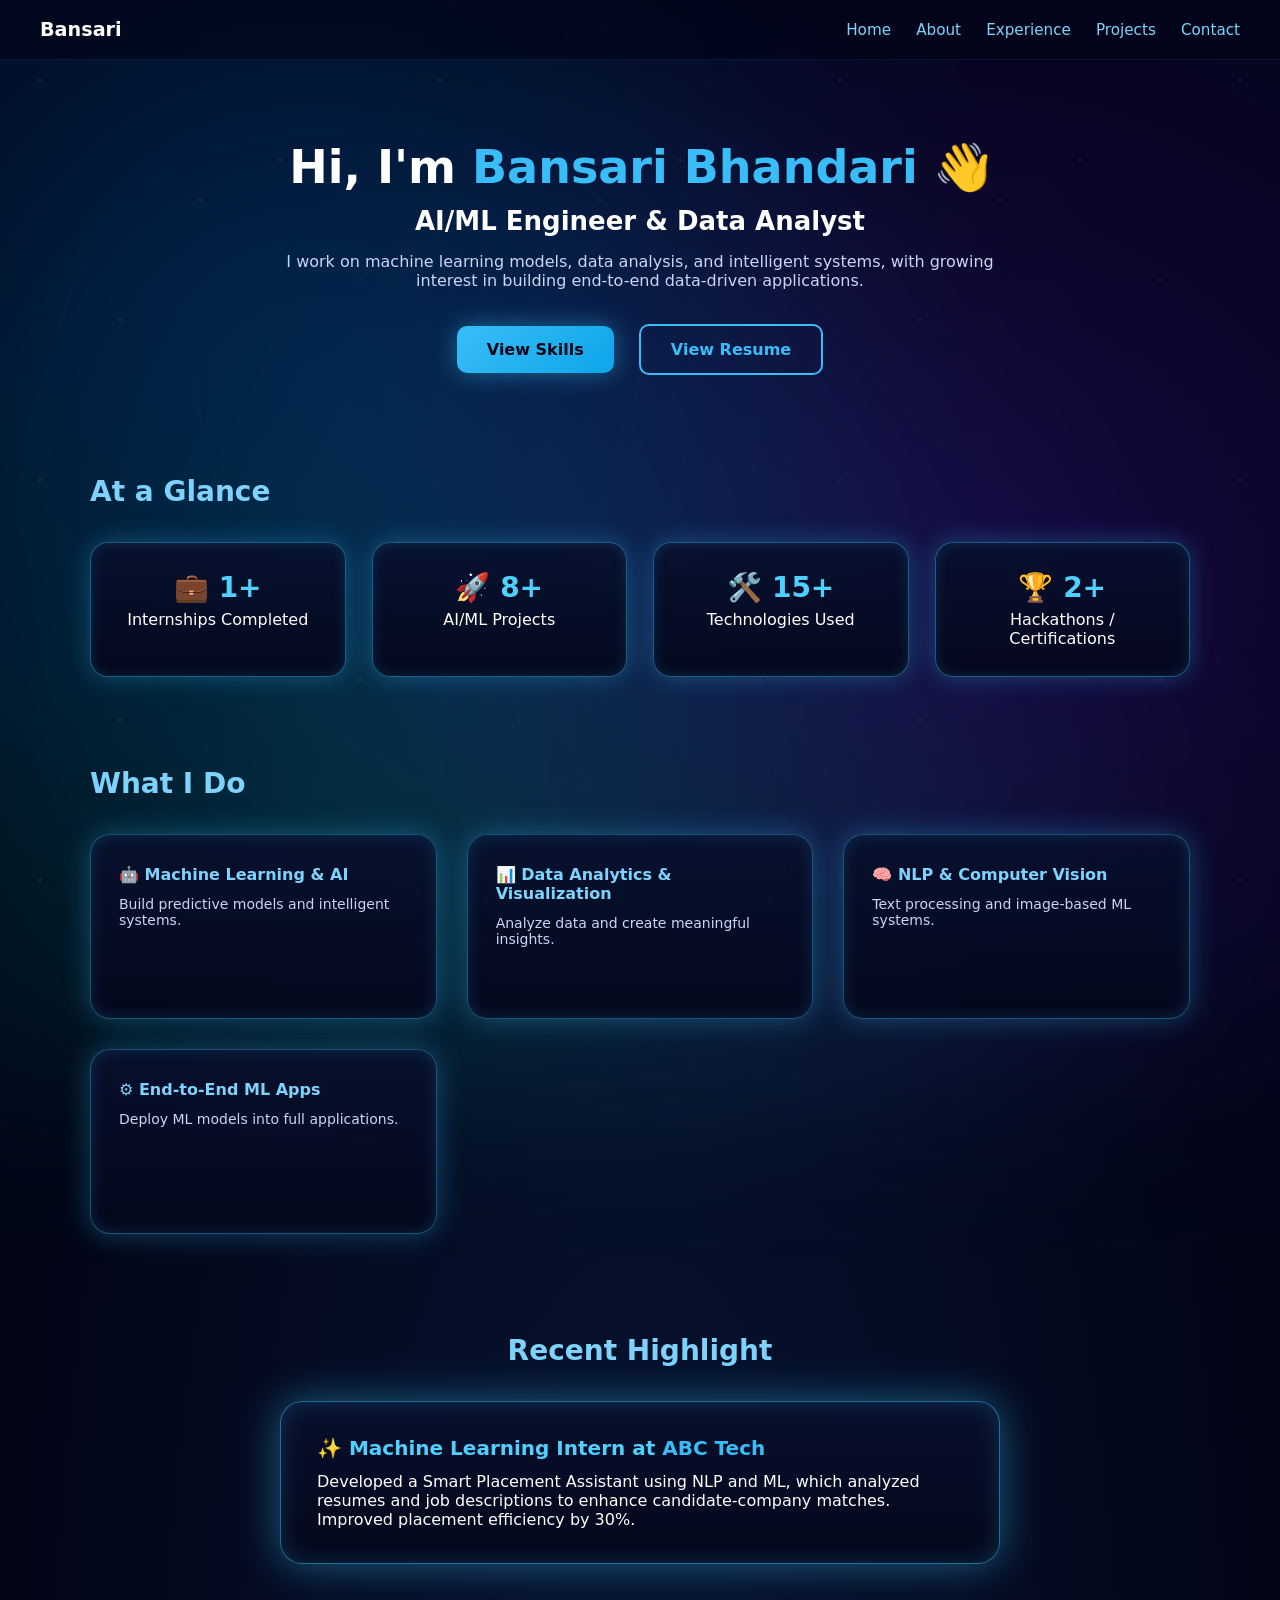
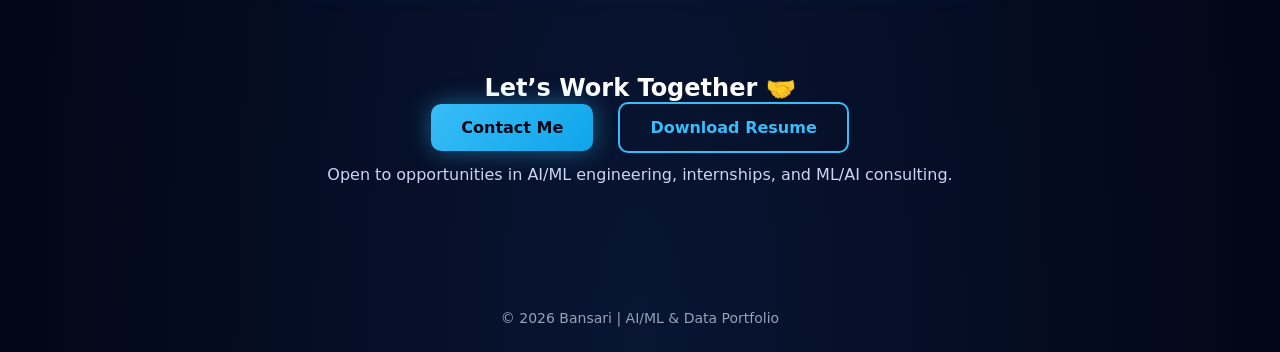
<file: index.html>
<!DOCTYPE html>
<html lang="en">
<head>
  <meta charset="UTF-8">
  <title>Bansari | AI/ML Engineer & Data Analyst</title>
  <meta name="viewport" content="width=device-width, initial-scale=1.0">

  <style>
    * {
      margin: 0;
      padding: 0;
      box-sizing: border-box;
      font-family: "Segoe UI", system-ui;
    }

    body {
      min-height: 100vh;
      color: #fff;
      background: radial-gradient(ellipse at bottom, #081533 0%, #020617 70%);
      overflow-x: hidden;
      position: relative;
    }

    body::before {
      content: "";
      position: fixed;
      inset: 0;
      background:
        radial-gradient(1px 1px at 10% 20%, #fff, transparent),
        radial-gradient(1px 1px at 30% 80%, #fff, transparent),
        radial-gradient(1px 1px at 70% 40%, #fff, transparent),
        radial-gradient(1px 1px at 90% 70%, #fff, transparent),
        radial-gradient(1px 1px at 50% 50%, #fff, transparent);
      background-size: 400px 400px;
      animation: starsMove 120s linear infinite;
      opacity: .55;
      z-index: -3;
    }

    @keyframes starsMove {
      from { background-position: 0 0; }
      to { background-position: -2000px 1000px; }
    }

    .nebula {
      position: fixed;
      inset: -20%;
      background:
        radial-gradient(circle at 30% 40%, rgba(0,120,255,0.22), transparent 45%),
        radial-gradient(circle at 70% 60%, rgba(120,0,255,0.18), transparent 50%),
        radial-gradient(circle at 40% 80%, rgba(0,255,200,0.15), transparent 55%);
      filter: blur(90px);
      z-index: -2;
      animation: nebulaFloat 22s ease-in-out infinite alternate;
    }

    @keyframes nebulaFloat {
      from { transform: translateY(0); }
      to { transform: translateY(-60px); }
    }

    .container {
      width: min(1100px, 92%);
      margin: auto;
    }

    /* ===== NAVBAR STYLING ===== */
    nav {
      position: fixed;
      top: 0;
      width: 100%;
      padding: 18px 40px;
      display: flex;
      justify-content: space-between;
      align-items: center;
      backdrop-filter: blur(14px);
      background: rgba(2,6,23,0.65);
      z-index: 1000;
      border-bottom: 1px solid rgba(56, 189, 248, 0.1);
    }

    .nav-brand {
      font-weight: 700;
      font-size: 1.2rem;
      color: #fff;
      text-decoration: none;
    }

    .nav-links a {
      color: #7dd3fc;
      margin-left: 20px;
      text-decoration: none;
      transition: color 0.3s;
      font-size: 0.95rem;
    }

    .nav-links a:hover {
      color: #38bdf8;
    }

    /* ===== HERO ===== */
    .hero {
      padding: 140px 0 100px;
      text-align: center;
    }

    .hero h1 {
      font-size: 46px;
      margin-bottom: 12px;
    }

    .hero h1 span {
      color: #38bdf8;
    }

    .hero h2 {
      font-size: 26px;
      margin-bottom: 16px;
      font-weight: 600;
    }

    .hero p {
      max-width: 760px;
      margin: 0 auto 34px;
      color: #cbd5f5;
      font-size: 16px;
    }

    .hero-buttons a {
      display: inline-block;
      margin: 0 10px;
      padding: 14px 30px;
      border-radius: 10px;
      text-decoration: none;
      font-weight: 600;
      transition: .35s;
    }

    .btn-primary {
      background: linear-gradient(135deg, #38bdf8, #0ea5e9);
      color: #020617;
      box-shadow: 0 0 25px rgba(56,189,248,.45);
    }

    .btn-outline {
      border: 2px solid #38bdf8;
      color: #38bdf8;
    }

    .hero-buttons a:hover {
      transform: translateY(-4px);
    }

    /* ===== SECTION TITLES ===== */
    .section-title {
      font-size: 28px;
      margin-bottom: 34px;
      color: #7dd3fc;
    }
    .highlight-title {
      text-align: center;
    }

    /* ===== AT A GLANCE ===== */
    .glance-grid {
      display: grid;
      grid-template-columns: repeat(auto-fit, minmax(240px, 1fr));
      gap: 26px;
      margin-bottom: 90px;
    }

    .glance-card {
      background: linear-gradient(180deg, rgba(8,16,45,.9), rgba(4,8,28,.95));
      border-radius: 18px;
      padding: 28px 22px;
      min-height: 135px;
      text-align: center;
      backdrop-filter: blur(14px);
      border: 1px solid rgba(56,189,248,.45);
      box-shadow: 0 0 24px rgba(56,189,248,.3), inset 0 0 14px rgba(56,189,248,.15);
      transition: .35s;
    }

    .glance-card:hover {
      transform: translateY(-6px);
      box-shadow: 0 0 34px rgba(56,189,248,.5), inset 0 0 18px rgba(56,189,248,.22);
    }

    .glance-card h3 {
      font-size: 28px;
      color: #4fd1ff;
      margin-bottom: 6px;
    }

    /* ===== WHAT I DO ===== */
    .do-grid {
      display: grid;
      grid-template-columns: repeat(auto-fit, minmax(260px, 1fr));
      gap: 30px;
      margin-bottom: 100px;
    }

    .do-card {
      background: linear-gradient(180deg, rgba(8,16,45,.92), rgba(4,8,28,.97));
      border-radius: 20px;
      padding: 30px 28px;
      min-height: 185px;
      backdrop-filter: blur(16px);
      border: 1px solid rgba(56,189,248,.4);
      box-shadow: 0 0 28px rgba(56,189,248,.32), inset 0 0 16px rgba(56,189,248,.16);
      transition: .35s;
    }

    .do-card:hover {
      transform: translateY(-8px);
      box-shadow: 0 0 40px rgba(56,189,248,.55), inset 0 0 22px rgba(56,189,248,.24);
    }

    .do-card h4 {
      color: #7dd3fc;
      margin-bottom: 12px;
    }

    .do-card p {
      color: #cbd5f5;
      font-size: 14px;
    }

    /* ===== RECENT HIGHLIGHT ===== */
    .highlight-card {
      background: linear-gradient(180deg, rgba(8,16,45,.95), rgba(4,8,28,1));
      border-radius: 22px;
      padding: 34px 36px;
      max-width: 720px;
      margin: 0 auto 110px;
      backdrop-filter: blur(18px);
      border: 1px solid rgba(56,189,248,.55);
      box-shadow: 0 0 42px rgba(56,189,248,.45), inset 0 0 22px rgba(56,189,248,.2);
    }

    .highlight-card h4 {
      color: #4fd1ff;
      margin-bottom: 12px;
      font-size: 20px;
    }

    /* ===== CTA ===== */
    .cta {
      text-align: center;
      margin-bottom: 100px;
    }

    footer {
      text-align: center;
      padding: 26px;
      color: #94a3b8;
      font-size: 14px;
    }
  </style>
</head>

<body>

  <nav>
    <a href="index.html" class="nav-brand">Bansari</a>
    <div class="nav-links">
      <a href="index.html">Home</a>
      <a href="about.html">About</a>
      <a href="experience.html">Experience</a>
      <a href="projects.html">Projects</a>
      <a href="contact.html">Contact</a>
    </div>
  </nav>

  <div class="nebula"></div>

  <section class="hero">
    <div class="container">
      <h1>Hi, I'm <span>Bansari Bhandari</span> 👋</h1>
      <h2>AI/ML Engineer & Data Analyst</h2>
      <p>
        I work on machine learning models, data analysis, and intelligent systems,
        with growing interest in building end-to-end data-driven applications.
      </p>

      <div class="hero-buttons">
        <a href="skills.html" class="btn-primary">View Skills</a>
        <a href="assets/resume.pdf" class="btn btn-outline" target="_blank">
    View Resume
</a>

      </div>
    </div>
  </section>

  <section class="container">
    <h2 class="section-title">At a Glance</h2>
    <div class="glance-grid">
      <div class="glance-card"><h3>💼 1+</h3><p>Internships Completed</p></div>
      <div class="glance-card"><h3>🚀 8+</h3><p>AI/ML Projects</p></div>
      <div class="glance-card"><h3>🛠️ 15+</h3><p>Technologies Used</p></div>
      <div class="glance-card"><h3>🏆 2+</h3><p>Hackathons / Certifications</p></div>
    </div>
  </section>

  <section class="container">
    <h2 class="section-title">What I Do</h2>
    <div class="do-grid">
      <div class="do-card"><h4>🤖 Machine Learning & AI</h4><p>Build predictive models and intelligent systems.</p></div>
      <div class="do-card"><h4>📊 Data Analytics & Visualization</h4><p>Analyze data and create meaningful insights.</p></div>
      <div class="do-card"><h4>🧠 NLP & Computer Vision</h4><p>Text processing and image-based ML systems.</p></div>
      <div class="do-card"><h4>⚙️ End-to-End ML Apps</h4><p>Deploy ML models into full applications.</p></div>
    </div>
  </section>

  <section class="container">
    <h2 class="section-title highlight-title">Recent Highlight</h2>
    <div class="highlight-card">
      <h4>✨ Machine Learning Intern at <span style="color:#38bdf8">ABC Tech</span></h4>
      <p>
        Developed a Smart Placement Assistant using NLP and ML, which analyzed resumes
        and job descriptions to enhance candidate-company matches. Improved placement
        efficiency by 30%.
      </p>
    </div>
  </section>

  <section class="cta container" id="cta">
    <h2>Let’s Work Together 🤝</h2>
    <div class="hero-buttons">
      <a href="contact.html" class="btn-primary">Contact Me</a>
      <a href="resume.pdf" class="btn-outline">Download Resume</a>
    </div>
    <p style="margin-top:12px; color:#cbd5f5;">
      Open to opportunities in AI/ML engineering, internships, and ML/AI consulting.
    </p>
  </section>

  <footer>
    © 2026 Bansari | AI/ML & Data Portfolio
  </footer>

</body>
</html>
</file>
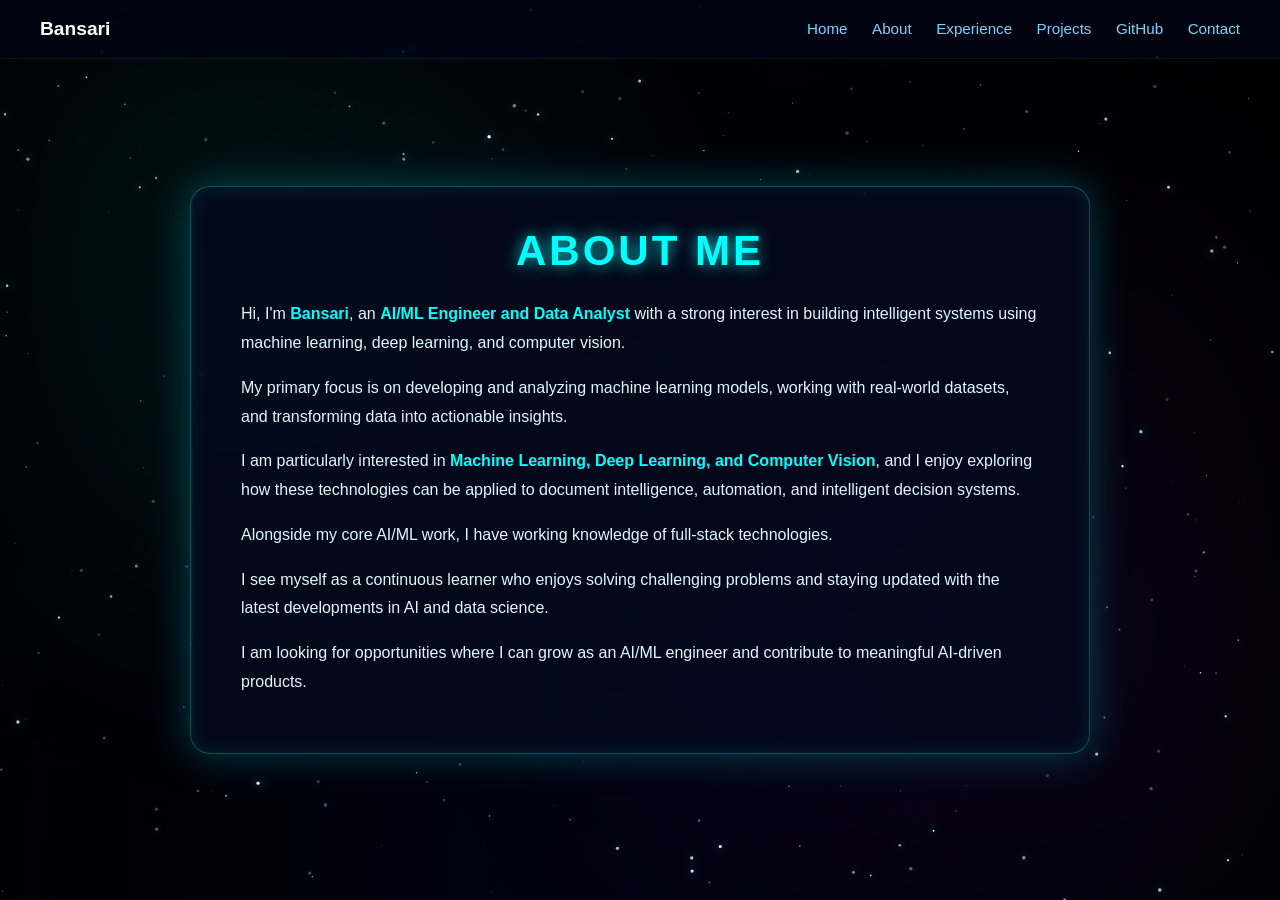
<file: about.html>
<!DOCTYPE html>
<html lang="en">
<head>
  <meta charset="UTF-8" />
  <title>About Me | Bansari</title>
  <meta name="viewport" content="width=device-width, initial-scale=1.0" />
  <style>
    * {
      margin: 0;
      padding: 0;
      box-sizing: border-box;
      font-family: "Segoe UI", sans-serif;
    }

    body {
      min-height: 100vh;
      background: radial-gradient(ellipse at bottom, #020111 0%, #000000 100%);
      color: #fff;
      overflow-x: hidden; /* Changed to allow vertical scroll if card is tall */
    }

    /* ================= GALAXY CANVAS ================= */
    #galaxy {
      position: fixed;
      inset: 0;
      width: 100vw;
      height: 100vh;
      z-index: -2;
      pointer-events: none;
    }

    /* ================= NEBULA GLOW ================= */
    .nebula {
      position: fixed;
      inset: 0;
      background:
        radial-gradient(circle at 20% 30%, rgba(0,255,255,0.08), transparent 40%),
        radial-gradient(circle at 80% 70%, rgba(138,43,226,0.08), transparent 45%);
      filter: blur(80px);
      z-index: -1;
      pointer-events: none;
    }

    /* ===== NAVBAR STYLING ===== */
    nav {
      position: fixed;
      top: 0;
      width: 100%;
      padding: 18px 40px;
      display: flex;
      justify-content: space-between;
      align-items: center;
      backdrop-filter: blur(14px);
      background: rgba(2,6,23,0.65);
      z-index: 1000;
      border-bottom: 1px solid rgba(56, 189, 248, 0.1);
    }

    .nav-brand {
      font-weight: 700;
      font-size: 1.2rem;
      color: #fff;
      text-decoration: none;
    }

    .nav-links a {
      color: #7dd3fc;
      margin-left: 20px;
      text-decoration: none;
      transition: color 0.3s;
      font-size: 0.95rem;
    }

    .nav-links a:hover {
      color: #38bdf8;
    }

    /* ================= ABOUT CARD ================= */
    .about-container {
      min-height: 100vh;
      display: flex;
      align-items: center;
      justify-content: center;
      padding: 100px 40px 60px; /* Top padding for nav space */
    }

    .about-card {
      max-width: 900px;
      background: rgba(5, 10, 30, 0.75);
      border-radius: 20px;
      padding: 40px 50px;
      box-shadow:
        0 0 40px rgba(0,255,255,0.25),
        inset 0 0 20px rgba(0,255,255,0.1);
      border: 1px solid rgba(0,255,255,0.3);
      backdrop-filter: blur(12px);
    }

    .about-card h1 {
      text-align: center;
      font-size: 42px;
      letter-spacing: 3px;
      margin-bottom: 25px;
      color: #00ffff;
      text-shadow: 0 0 15px rgba(0,255,255,0.8);
    }

    .about-card p {
      font-size: 16px;
      line-height: 1.8;
      margin-bottom: 16px;
      color: #e0f7ff;
    }

    .highlight {
      color: #00ffff;
      font-weight: 600;
    }
  </style>
</head>

<body>

  <nav>
    <a href="index.html" class="nav-brand">Bansari</a>
    <div class="nav-links">
      <a href="index.html">Home</a>
      <a href="about.html">About</a>
      <a href="experience.html">Experience</a>
      <a href="projects.html">Projects</a>
      <a href="https://github.com/bansari0105" target="_blank">GitHub</a>
      <a href="contact.html">Contact</a>
    </div>
  </nav>

  <canvas id="galaxy"></canvas>
  <div class="nebula"></div>

  <div class="about-container">
    <div class="about-card">
      <h1>ABOUT ME</h1>

      <p>
        Hi, I'm <span class="highlight">Bansari</span>, an
        <span class="highlight">AI/ML Engineer and Data Analyst</span>
        with a strong interest in building intelligent systems using
        machine learning, deep learning, and computer vision.
      </p>

      <p>
        My primary focus is on developing and analyzing machine learning models,
        working with real-world datasets, and transforming data into actionable insights.
      </p>

      <p>
        I am particularly interested in
        <span class="highlight">Machine Learning, Deep Learning, and Computer Vision</span>,
        and I enjoy exploring how these technologies can be applied to document intelligence,
        automation, and intelligent decision systems.
      </p>

      <p>
        Alongside my core AI/ML work, I have working knowledge of full-stack technologies.
      </p>

      <p>
        I see myself as a continuous learner who enjoys solving challenging problems and
        staying updated with the latest developments in AI and data science.
      </p>

      <p>
        I am looking for opportunities where I can grow as an AI/ML engineer and contribute
        to meaningful AI-driven products.
      </p>
    </div>
  </div>

  <script>
    const canvas = document.getElementById("galaxy");
    const ctx = canvas.getContext("2d");

    let w, h;
    function resize() {
      w = canvas.width = window.innerWidth;
      h = canvas.height = window.innerHeight;
    }
    window.addEventListener("resize", resize);
    resize();

    const stars = [];
    const STAR_COUNT = 300;

    for (let i = 0; i < STAR_COUNT; i++) {
      stars.push({
        x: Math.random() * w,
        y: Math.random() * h,
        r: Math.random() * 1.5 + 0.3,
        s: Math.random() * 0.3 + 0.05,
        o: Math.random()
      });
    }

    function drawStars() {
      ctx.clearRect(0, 0, w, h);

      for (let s of stars) {
        s.y += s.s;
        if (s.y > h) s.y = 0;

        s.o += (Math.random() - 0.5) * 0.05;
        s.o = Math.max(0.2, Math.min(1, s.o));

        ctx.beginPath();
        ctx.fillStyle = `rgba(255,255,255,${s.o})`;
        ctx.shadowBlur = 10;
        ctx.shadowColor = "cyan";
        ctx.arc(s.x, s.y, s.r, 0, Math.PI * 2);
        ctx.fill();
      }
    }

    function shootingStar() {
      if (Math.random() < 0.005) {
        const x = Math.random() * w;
        const y = 0;
        const len = Math.random() * 300 + 200;
        const speed = Math.random() * 15 + 10;

        let sx = x;
        let sy = y;

        const interval = setInterval(() => {
          ctx.beginPath();
          ctx.strokeStyle = "rgba(0,255,255,0.8)";
          ctx.lineWidth = 2;
          ctx.moveTo(sx, sy);
          ctx.lineTo(sx + len, sy + len);
          ctx.stroke();

          sx += speed;
          sy += speed;

          if (sx > w || sy > h) clearInterval(interval);
        }, 16);
      }
    }

    function animate() {
      drawStars();
      shootingStar();
      requestAnimationFrame(animate);
    }

    animate();
  </script>
</body>
</html>
</file>
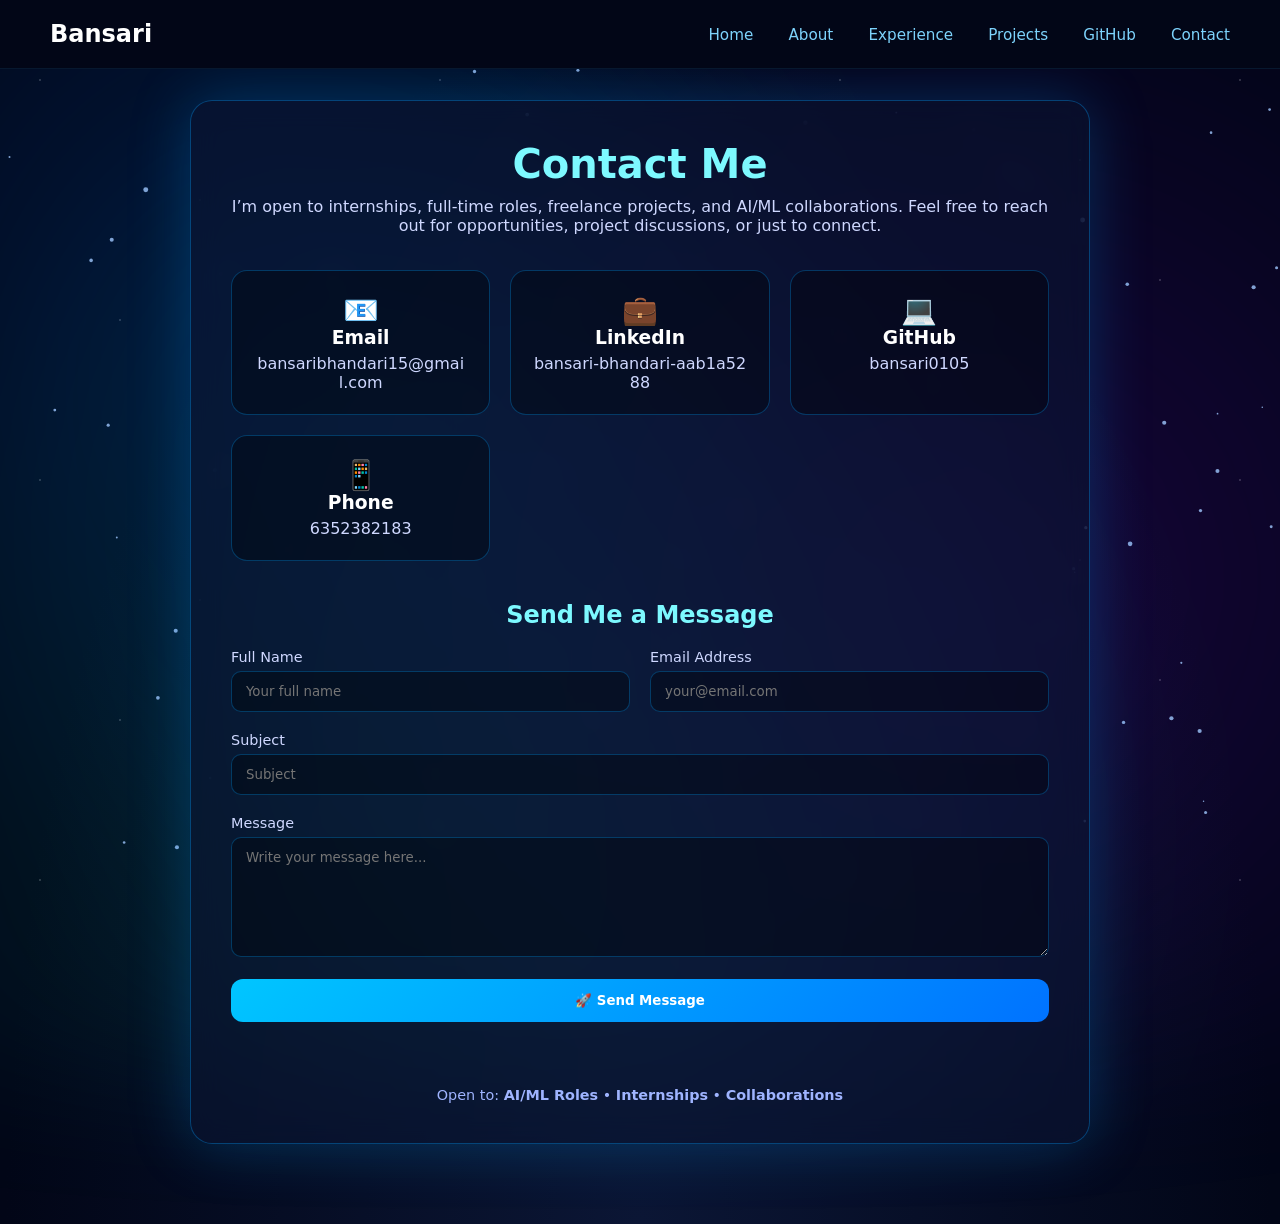
<file: contact.html>
<!DOCTYPE html>
<html lang="en">
<head>
  <meta charset="UTF-8" />
  <title>Contact | Bansari</title>
  <meta name="viewport" content="width=device-width, initial-scale=1.0" />

  <style>
    * { margin:0; padding:0; box-sizing:border-box; font-family:"Segoe UI",system-ui; }

    body {
      min-height: 100vh;
      color: #fff;
      background: radial-gradient(ellipse at bottom, #0b1635 0%, #020617 70%);
      overflow-x: hidden;
      position: relative;
    }

    body::before {
      content:"";
      position:fixed; inset:0;
      background:
        radial-gradient(1px 1px at 10% 20%, #fff, transparent),
        radial-gradient(1px 1px at 30% 80%, #fff, transparent),
        radial-gradient(1px 1px at 70% 40%, #fff, transparent),
        radial-gradient(1px 1px at 90% 70%, #fff, transparent),
        radial-gradient(1px 1px at 50% 50%, #fff, transparent);
      background-size:400px 400px;
      animation:starsMove 120s linear infinite;
      opacity:.6; z-index:-3;
    }

    @keyframes starsMove {
      from {background-position:0 0;}
      to {background-position:-2000px 1000px;}
    }

    nav {
      background-color: #020617;
      padding: 20px 50px;
      display: flex;
      justify-content: space-between;
      align-items: center;
      border-bottom: 1px solid rgba(56, 189, 248, 0.1);
      position: fixed;
      top: 0;
      width: 100%;
      z-index: 1000;
    }

    .nav-brand {
      font-size: 24px;
      font-weight: 700;
      color: #fff;
      text-decoration: none;
    }

    .nav-links a {
      color: #7dd3fc;
      margin-left: 30px;
      text-decoration: none;
      font-size: 0.95rem;
      transition: color 0.3s;
    }

    .nav-links a:hover {
      color: #38bdf8;
    }

    .nebula {
      position:fixed; inset:-20%;
      background:
        radial-gradient(circle at 30% 40%, rgba(0,120,255,0.18), transparent 40%),
        radial-gradient(circle at 70% 60%, rgba(140,0,255,0.15), transparent 45%),
        radial-gradient(circle at 40% 80%, rgba(0,255,200,0.12), transparent 50%);
      filter: blur(70px);
      z-index:-2;
      animation: nebulaFloat 22s ease-in-out infinite alternate;
    }

    @keyframes nebulaFloat {
      from {transform:translateY(0);}
      to {transform:translateY(-60px);}
    }

    canvas { position:fixed; inset:0; z-index:-1; }

    .contact-container {
      min-height: 100vh;
      display:flex;
      align-items:center;
      justify-content:center;
      padding:100px 20px 80px;
    }

    .contact-card {
      width:100%;
      max-width:900px;
      background:rgba(10,20,50,.6);
      backdrop-filter:blur(15px);
      border-radius:22px;
      border:1px solid rgba(0,160,255,.35);
      box-shadow:0 0 60px rgba(0,160,255,.25);
      padding:40px;
    }

    .contact-card h1 {
      text-align:center;
      font-size:2.5rem;
      color:#7df9ff;
      margin-bottom:10px;
    }

    .subtitle {
      text-align:center;
      color:#cfd8ff;
      margin-bottom:35px;
    }

    .contact-info {
      display:grid;
      grid-template-columns:repeat(auto-fit,minmax(220px,1fr));
      gap:20px;
      margin-bottom:40px;
    }

    .info-box {
      background:rgba(0,0,0,.35);
      border:1px solid rgba(0,160,255,.3);
      border-radius:16px;
      padding:22px;
      text-align:center;
      transition:.3s;
    }

    .info-box:hover {
      transform:translateY(-6px);
      box-shadow:0 0 30px rgba(0,160,255,.4);
    }

    .info-box i {
      font-size:1.8rem;
      color:#7df9ff;
      margin-bottom:10px;
      font-style: normal;
    }

    .info-box h3 { margin-bottom:6px; }
    .info-box a { color:#cfd8ff; text-decoration:none; word-break:break-all; }
    .info-box a:hover { color:#7df9ff; }

    .contact-form h2 {
      text-align:center;
      color:#7df9ff;
      margin-bottom:20px;
    }

    .form-grid {
      display:grid;
      grid-template-columns:1fr 1fr;
      gap:20px;
    }

    .form-group { display:flex; flex-direction:column; }
    .form-group.full { grid-column:1/-1; }

    .form-group label { color:#cfd8ff; margin-bottom:6px; font-size:.9rem; }

    .form-group input,
    .form-group textarea {
      padding:12px 14px;
      border-radius:10px;
      border:1px solid rgba(0,160,255,.3);
      background:rgba(0,0,0,.35);
      color:#fff;
      outline:none;
    }

    textarea { min-height:120px; resize:vertical; }

    .send-btn {
      margin-top:22px;
      width:100%;
      padding:14px;
      border:none;
      border-radius:12px;
      background:linear-gradient(135deg,#00c6ff,#0072ff);
      color:#fff;
      font-weight:600;
      cursor:pointer;
      transition: transform 0.2s ease;
    }

    .send-btn:hover {
      transform: scale(1.02);
    }

    /* Status Message Styling */
    #form-status {
      text-align: center;
      margin-top: 15px;
      font-weight: 600;
      min-height: 20px;
    }

    .availability {
      text-align:center;
      margin-top:30px;
      color:#9fb4ff;
      font-size:.9rem;
    }

    @media(max-width:600px){
      .form-grid { grid-template-columns:1fr; }
      nav { padding: 20px; flex-direction: column; gap: 15px; }
      .nav-links a { margin: 0 10px; }
    }
  </style>
</head>

<body>

  <nav>
    <a href="index.html" class="nav-brand">Bansari</a>
    <div class="nav-links">
      <a href="index.html">Home</a>
      <a href="about.html">About</a>
      <a href="experience.html">Experience</a>
      <a href="projects.html">Projects</a>
      <a href="https://github.com/bansari0105" target="_blank">GitHub</a>
      <a href="contact.html">Contact</a>
    </div>
  </nav>

<div class="nebula"></div>
<canvas id="particles"></canvas>

<div class="contact-container">
  <div class="contact-card">

    <h1>Contact Me</h1>
    <p class="subtitle">
      I’m open to internships, full-time roles, freelance projects, and AI/ML collaborations.  
      Feel free to reach out for opportunities, project discussions, or just to connect.
    </p>

    <div class="contact-info">
      <div class="info-box">
        <i>📧</i>
        <h3>Email</h3>
        <a href="mailto:bansaribhandari15@gmail.com">bansaribhandari15@gmail.com</a>
      </div>

      <div class="info-box">
        <i>💼</i>
        <h3>LinkedIn</h3>
        <a href="https://www.linkedin.com/in/bansari-bhandari-aab1a5288/" target="_blank">bansari-bhandari-aab1a5288</a>
      </div>

      <div class="info-box">
        <i>💻</i>
        <h3>GitHub</h3>
        <a href="https://github.com/bansari0105" target="_blank">bansari0105</a>
      </div>

      <div class="info-box">
        <i>📱</i>
        <h3>Phone</h3>
        <a href="tel:6352382183">6352382183</a>
      </div>
    </div>

    <div class="contact-form">
      <h2>Send Me a Message</h2>

      <form action="https://formspree.io/f/xkorwqjr" method="POST" id="contactForm">
        <div class="form-grid">
          <div class="form-group">
            <label>Full Name</label>
            <input type="text" name="name" placeholder="Your full name" required>
          </div>

          <div class="form-group">
            <label>Email Address</label>
            <input type="email" name="email" placeholder="your@email.com" required>
          </div>

          <div class="form-group full">
            <label>Subject</label>
            <input type="text" name="subject" placeholder="Subject" required>
          </div>

          <div class="form-group full">
            <label>Message</label>
            <textarea name="message" placeholder="Write your message here..." required></textarea>
          </div>
        </div>

        <button type="submit" class="send-btn" id="sendBtn">
          <span id="btnText">🚀 Send Message</span>
        </button>
        <p id="form-status"></p>
      </form>
    </div>

    <div class="availability">
      Open to: <strong>AI/ML Roles</strong> • <strong>Internships</strong> • <strong>Collaborations</strong>
    </div>

  </div>
</div>

<script>
/* ================= FORM SUBMISSION LOGIC (AJAX) ================= */
var form = document.getElementById("contactForm");
async function handleSubmit(event) {
  event.preventDefault(); // Prevents page reload/redirect
  var status = document.getElementById("form-status");
  var btn = document.getElementById("sendBtn");
  var data = new FormData(event.target);
  
  btn.disabled = true;
  status.innerHTML = "⏳ Sending...";
  status.style.color = "#7dd3fc";

  fetch(event.target.action, {
    method: form.method,
    body: data,
    headers: {
        'Accept': 'application/json' // Ensures JSON response
    }
  }).then(response => {
    if (response.ok) {
      status.innerHTML = "✅ Message sent successfully! I'll get back to you soon.";
      status.style.color = "#4ade80"; // Green color for success
      form.reset(); // Clears form fields
    } else {
      response.json().then(data => {
        if (Object.hasOwn(data, 'errors')) {
          status.innerHTML = data["errors"].map(error => error["message"]).join(", ");
        } else {
          status.innerHTML = "❌ Oops! There was a problem submitting your form";
        }
        status.style.color = "#f87171"; // Red color for error
      })
    }
  }).catch(error => {
    status.innerHTML = "❌ Oops! There was a problem submitting your form";
    status.style.color = "#f87171";
  }).finally(() => {
    btn.disabled = false;
  });
}
form.addEventListener("submit", handleSubmit);

/* ================= PARTICLE ANIMATION ================= */
const canvas = document.getElementById("particles");
const ctx = canvas.getContext("2d");
let w,h,particles=[];

function resize(){
  w = canvas.width = window.innerWidth;
  h = canvas.height = window.innerHeight;
}
window.onresize = resize;
resize();

for(let i=0;i<120;i++){
  particles.push({
    x:Math.random()*w,
    y:Math.random()*h,
    r:Math.random()*2+0.5,
    a:Math.random()*Math.PI*2,
    s:Math.random()*0.3+0.1
  });
}

function animate(){
  ctx.clearRect(0,0,w,h);
  particles.forEach(p=>{
    p.a += 0.001;
    p.x += Math.cos(p.a)*p.s;
    p.y += Math.sin(p.a)*p.s;
    if(p.x<0)p.x=w; if(p.x>w)p.x=0;
    if(p.y<0)p.y=h; if(p.y>h)p.y=0;

    ctx.fillStyle="rgba(160,200,255,0.8)";
    ctx.beginPath();
    ctx.arc(p.x,p.y,p.r,0,Math.PI*2);
    ctx.fill();
  });
  requestAnimationFrame(animate);
}
animate();
</script>

</body>
</html>
</file>
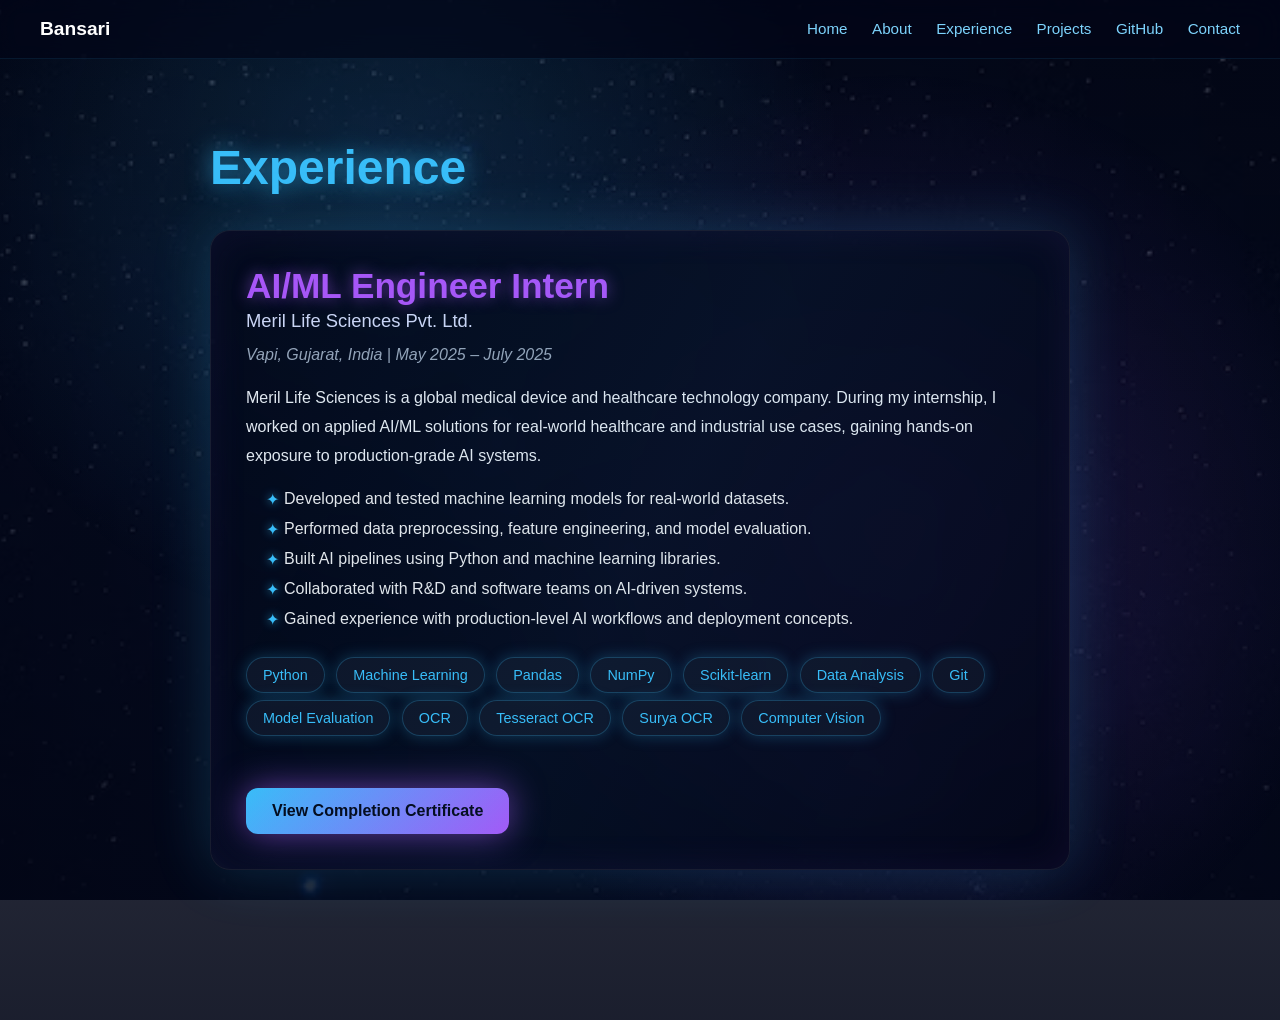
<file: experience.html>
<!DOCTYPE html>
<html lang="en">
<head>
  <meta charset="UTF-8" />
  <title>Experience | Bansari</title>
  <meta name="viewport" content="width=device-width, initial-scale=1.0">

  <style>
    * {
      margin: 0;
      padding: 0;
      box-sizing: border-box;
    }

    body {
      font-family: 'Segoe UI', Tahoma, sans-serif;
      color: #e5e7eb;
      min-height: 100vh;
      overflow-x: hidden;
      background: 
        linear-gradient(rgba(2,6,23,0.7), rgba(2,6,23,0.9)),
        url("assets/galaxy-bg.jpg") no-repeat center center fixed;
      background-size: cover;
    }

    body::before {
      content: "";
      position: fixed;
      inset: 0;
      background: radial-gradient(circle at 30% 20%, rgba(56,189,248,0.15), transparent 40%),
                  radial-gradient(circle at 70% 60%, rgba(168,85,247,0.15), transparent 45%);
      animation: glowMove 12s ease-in-out infinite alternate;
      pointer-events: none;
      z-index: 0;
    }

    @keyframes glowMove {
      from { filter: blur(0px); }
      to { filter: blur(8px); }
    }

    nav {
      position: fixed;
      top: 0;
      width: 100%;
      padding: 18px 40px;
      display: flex;
      justify-content: space-between;
      align-items: center;
      backdrop-filter: blur(14px);
      background: rgba(2,6,23,0.65);
      z-index: 1000;
      border-bottom: 1px solid rgba(56, 189, 248, 0.1);
    }

    .nav-brand {
      font-weight: 700;
      font-size: 1.2rem;
      color: #fff;
      text-decoration: none;
    }

    .nav-links a {
      color: #7dd3fc;
      margin-left: 20px;
      text-decoration: none;
      transition: color 0.3s;
      font-size: 0.95rem;
    }

    .nav-links a:hover {
      color: #38bdf8;
    }

    .experience-section {
      max-width: 900px;
      margin: 120px auto 80px;
      padding: 20px;
      position: relative;
      z-index: 1;
    }

    .experience-section h1 {
      font-size: 3rem;
      margin-bottom: 35px;
      color: #38bdf8;
      text-shadow: 0 0 25px rgba(56,189,248,0.7);
    }

    .experience-card {
      background: rgba(2, 6, 23, 0.75);
      backdrop-filter: blur(14px);
      border-radius: 20px;
      padding: 35px;
      box-shadow: 
        0 0 60px rgba(56,189,248,0.2),
        inset 0 0 40px rgba(168,85,247,0.08);
      border: 1px solid rgba(148,163,184,0.15);
      position: relative;
      overflow: hidden;
    }

    .experience-card::after {
      content: "";
      position: absolute;
      inset: 0;
      background: linear-gradient(120deg, transparent, rgba(56,189,248,0.05), transparent);
      animation: shimmer 6s linear infinite;
      pointer-events: none;
    }

    @keyframes shimmer {
      from { transform: translateX(-100%); }
      to { transform: translateX(100%); }
    }

    .exp-header h2 {
      font-size: 2.2rem;
      color: #a855f7;
      text-shadow: 0 0 15px rgba(168,85,247,0.6);
    }

    .company {
      font-size: 1.15rem;
      color: #cbd5f5;
      margin-top: 4px;
    }

    .location-duration {
      margin: 14px 0;
      font-style: italic;
      color: #94a3b8;
    }

    .description {
      margin: 20px 0;
      line-height: 1.8;
      color: #e2e8f0;
    }

    .responsibilities {
      margin: 20px 0;
      padding-left: 20px;
    }

    .responsibilities li {
      margin-bottom: 12px;
      list-style: none;
      position: relative;
      padding-left: 18px;
    }

    .responsibilities li::before {
      content: "✦";
      position: absolute;
      left: 0;
      color: #38bdf8;
      text-shadow: 0 0 10px rgba(56,189,248,0.8);
    }

    .skills {
      margin: 22px 0;
    }

    .skills span {
      display: inline-block;
      background: rgba(15,23,42,0.8);
      color: #38bdf8;
      padding: 9px 16px;
      border-radius: 999px;
      margin: 7px 7px 0 0;
      font-size: 0.9rem;
      border: 1px solid rgba(56,189,248,0.25);
      box-shadow: 0 0 15px rgba(56,189,248,0.25);
      animation: floatChip 4s ease-in-out infinite alternate;
    }

    @keyframes floatChip {
      from { transform: translateY(0); }
      to { transform: translateY(-6px); }
    }

    .cert-btn {
      margin-top: 30px;
      background: linear-gradient(135deg, #38bdf8, #a855f7);
      color: #020617;
      border: none;
      padding: 14px 26px;
      border-radius: 12px;
      font-weight: bold;
      cursor: pointer;
      font-size: 1rem;
      box-shadow: 0 0 35px rgba(168,85,247,0.6);
      transition: all 0.25s ease;
      text-decoration: none;
      display: inline-block;
    }

    .cert-btn:hover {
      transform: scale(1.07);
      box-shadow: 0 0 55px rgba(56,189,248,0.9);
    }

    .modal {
      display: none;
      position: fixed;
      inset: 0;
      background: rgba(0,0,0,0.85);
      backdrop-filter: blur(6px);
      z-index: 999;
    }

    .modal-content {
      background: rgba(2,6,23,0.9);
      margin: 5% auto;
      padding: 30px;
      border-radius: 18px;
      width: 85%;
      max-width: 900px;
      position: relative;
      text-align: center;
      box-shadow: 0 0 70px rgba(168,85,247,0.5);
      animation: modalPop 0.4s ease;
    }

    @keyframes modalPop {
      from { transform: scale(0.85); opacity: 0; }
      to { transform: scale(1); opacity: 1; }
    }

    .close {
      position: absolute;
      top: 12px;
      right: 18px;
      font-size: 30px;
      cursor: pointer;
      color: #fff;
    }

    .certificate-img {
      width: 100%;
      border-radius: 12px;
      margin-top: 18px;
      box-shadow: 0 0 35px rgba(56,189,248,0.4);
    }
  </style>
</head>
<body>

<nav>
  <a href="index.html" class="nav-brand">Bansari</a>
  <div class="nav-links">
    <a href="index.html">Home</a>
    <a href="about.html">About</a>
    <a href="experience.html">Experience</a>
    <a href="projects.html">Projects</a>
    <a href="https://github.com/bansari0105" target="_blank">GitHub</a>
    <a href="contact.html">Contact</a>
  </div>
</nav>

<section class="experience-section">
  <h1>Experience</h1>

  <div class="experience-card">
    <div class="exp-header">
      <h2>AI/ML Engineer Intern</h2>
      <div class="company">Meril Life Sciences Pvt. Ltd.</div>
    </div>

    <div class="location-duration">
      Vapi, Gujarat, India | May 2025 – July 2025
    </div>

    <p class="description">
      Meril Life Sciences is a global medical device and healthcare technology company.
      During my internship, I worked on applied AI/ML solutions for real-world healthcare
      and industrial use cases, gaining hands-on exposure to production-grade AI systems.
    </p>

    <ul class="responsibilities">
      <li>Developed and tested machine learning models for real-world datasets.</li>
      <li>Performed data preprocessing, feature engineering, and model evaluation.</li>
      <li>Built AI pipelines using Python and machine learning libraries.</li>
      <li>Collaborated with R&D and software teams on AI-driven systems.</li>
      <li>Gained experience with production-level AI workflows and deployment concepts.</li>
    </ul>

    <div class="skills">
      <span>Python</span>
      <span>Machine Learning</span>
      <span>Pandas</span>
      <span>NumPy</span>
      <span>Scikit-learn</span>
      <span>Data Analysis</span>
      <span>Git</span>
      <span>Model Evaluation</span>
      <span>OCR</span>
      <span>Tesseract OCR</span>
      <span>Surya OCR</span>
      <span>Computer Vision</span>
    </div>

    <button class="cert-btn" onclick="openCertificate()">
      View Completion Certificate
    </button>
  </div>
</section>

<div id="certificateModal" class="modal">
  <div class="modal-content">
    <span class="close" onclick="closeCertificate()">&times;</span>
    <h2>Internship Completion Certificate</h2>

    <iframe 
  src="assets/meril_certificate.pdf" 
  width="100%" 
  height="500px"
  style="border-radius:12px; box-shadow:0 0 35px rgba(56,189,248,0.4);">
</iframe>


    <br><br>

    <a href="assets/meril_certificate.jpg" download class="cert-btn">
      Download Certificate
    </a>

  </div>
</div>

<script>
function openCertificate() {
  document.getElementById("certificateModal").style.display = "block";
}

function closeCertificate() {
  document.getElementById("certificateModal").style.display = "none";
}

window.onclick = function(event) {
  const modal = document.getElementById("certificateModal");
  if (event.target === modal) {
    modal.style.display = "none";
  }
};
</script>

</body>
</html>
</file>
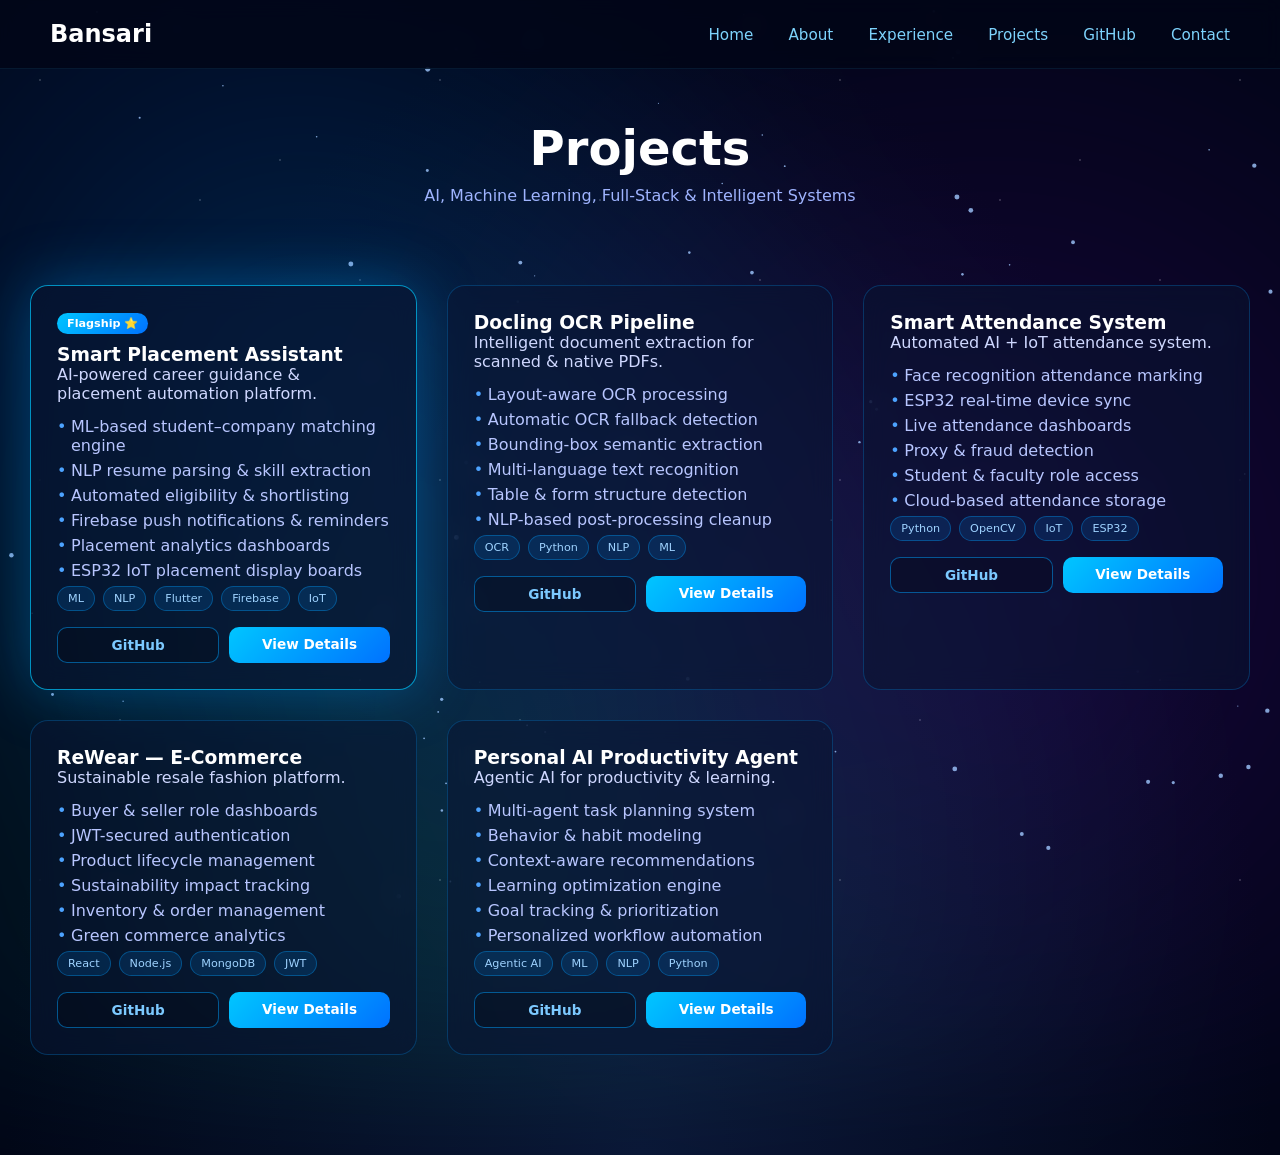
<file: projects.html>
<!DOCTYPE html>
<html lang="en">
<head>
  <meta charset="UTF-8">
  <title>Projects | Bansari</title>
  <meta name="viewport" content="width=device-width, initial-scale=1.0">

  <style>
    * { margin:0; padding:0; box-sizing:border-box; font-family:"Segoe UI",system-ui; }

    body {
      min-height: 100vh;
      color: #fff;
      background: radial-gradient(ellipse at bottom, #0b1635 0%, #020617 70%);
      overflow-x: hidden;
      position: relative;
    }

    body::before {
      content:"";
      position:fixed; inset:0;
      background:
        radial-gradient(1px 1px at 10% 20%, #fff, transparent),
        radial-gradient(1px 1px at 30% 80%, #fff, transparent),
        radial-gradient(1px 1px at 70% 40%, #fff, transparent),
        radial-gradient(1px 1px at 90% 70%, #fff, transparent),
        radial-gradient(1px 1px at 50% 50%, #fff, transparent);
      background-size:400px 400px;
      animation:starsMove 120s linear infinite;
      opacity:.6; z-index:-3;
    }

    @keyframes starsMove {
      from {background-position:0 0;}
      to {background-position:-2000px 1000px;}
    }

    .nebula {
      position:fixed; inset:-20%;
      background:
        radial-gradient(circle at 30% 40%, rgba(0,120,255,0.18), transparent 40%),
        radial-gradient(circle at 70% 60%, rgba(140,0,255,0.15), transparent 45%),
        radial-gradient(circle at 40% 80%, rgba(0,255,200,0.12), transparent 50%);
      filter: blur(70px);
      z-index:-2;
      animation: nebulaFloat 22s ease-in-out infinite alternate;
    }

    @keyframes nebulaFloat {
      from {transform:translateY(0);}
      to {transform:translateY(-60px);}
    }

    canvas { position:fixed; inset:0; z-index:-1; }

    /* Updated Nav Styling */
    nav {
      position: fixed;
      top: 0;
      width: 100%;
      background-color: rgba(2, 6, 23, 0.8);
      backdrop-filter: blur(10px);
      padding: 20px 50px;
      display: flex;
      justify-content: space-between;
      align-items: center;
      border-bottom: 1px solid rgba(56, 189, 248, 0.1);
      z-index: 1000;
    }

    .nav-brand {
      font-size: 24px;
      font-weight: 700;
      color: #fff;
      text-decoration: none;
    }

    .nav-links a {
      color: #7dd3fc;
      margin-left: 30px;
      text-decoration: none;
      font-size: 0.95rem;
      transition: color 0.3s;
    }

    .nav-links a:hover {
      color: #38bdf8;
    }

    .projects-header { text-align:center; padding:120px 20px 40px; }
    .projects-header h1 { font-size:3rem; }
    .projects-header p { color:#9fb4ff; margin-top:10px; }

    .projects-grid {
      max-width:1400px; margin:0 auto;
      padding:40px 30px 100px;
      display:grid;
      grid-template-columns:repeat(auto-fit,minmax(300px,1fr));
      gap:30px;
    }

    .project-card {
      background:rgba(10,20,50,.55);
      border-radius:18px; padding:26px;
      backdrop-filter:blur(12px);
      border:1px solid rgba(0,160,255,.25);
      transition:.4s;
    }

    .project-card:hover {
      transform:translateY(-6px) scale(1.01);
      border-color:rgba(0,180,255,.6);
      box-shadow:0 0 40px rgba(0,160,255,.25);
    }

    .flagship {
      border:1px solid rgba(0,200,255,.7);
      box-shadow:0 0 60px rgba(0,160,255,.35);
    }

    .badge {
      display:inline-block; padding:4px 10px;
      border-radius:999px;
      background:linear-gradient(135deg,#00c6ff,#0072ff);
      font-size:.7rem; font-weight:600; margin-bottom:10px;
    }

    .project-desc { color:#cfd8ff; margin-bottom:14px; }

    .project-points li {
      list-style:none; margin-bottom:6px;
      padding-left:14px; color:#b8c6ff;
      position:relative;
    }
    .project-points li::before { content:"•"; position:absolute; left:0; color:#4da3ff; }

    .tech-tags { display:flex; flex-wrap:wrap; gap:8px; margin-bottom:16px; }
    .tech-tag {
      font-size:.7rem; padding:5px 10px; border-radius:999px;
      background:rgba(0,140,255,.15);
      border:1px solid rgba(0,160,255,.35);
      color:#9fd3ff;
    }

    .project-actions { display:flex; gap:10px; }
    .btn {
      flex:1; padding:9px 0; border-radius:10px;
      text-align:center; font-size:.85rem;
      font-weight:600; cursor:pointer; text-decoration:none;
    }

    .btn-github { border:1px solid rgba(0,160,255,.5); color:#7cc9ff; background:rgba(0,0,0,.2); }
    .btn-details { background:linear-gradient(135deg,#00c6ff,#0072ff); color:#fff; }

    .modal {
      position:fixed; inset:0;
      background:rgba(2,6,23,.85);
      display:none; align-items:center; justify-content:center;
      z-index:10;
    }

    .modal-content {
      background:rgba(10,20,50,.9);
      max-width:900px; width:90%;
      max-height:85vh; overflow:auto;
      border-radius:20px; padding:30px;
      border:1px solid rgba(0,160,255,.4);
      box-shadow:0 0 60px rgba(0,160,255,.4);
    }

    .close-btn { float:right; cursor:pointer; font-size:1.2rem; color:#7cc9ff; }

    .shooting-star {
      position:fixed;
      width:2px; height:120px;
      background:linear-gradient(180deg, white, transparent);
      animation: shoot 1.2s linear forwards;
      z-index:-1;
    }

    @keyframes shoot {
      from { transform:translateY(-150px) translateX(0); opacity:1;}
      to { transform:translateY(120vh) translateX(300px); opacity:0;}
    }
  </style>
</head>

<body>

  <nav>
    <a href="index.html" class="nav-brand">Bansari</a>
    <div class="nav-links">
      <a href="index.html">Home</a>
      <a href="about.html">About</a>
      <a href="experience.html">Experience</a>
      <a href="projects.html">Projects</a>
      <a href="https://github.com/bansari0105" target="_blank">GitHub</a>
      <a href="contact.html">Contact</a>
    </div>
  </nav>

<div class="nebula"></div>
<canvas id="particles"></canvas>

<section class="projects-header">
  <h1>Projects</h1>
  <p>AI, Machine Learning, Full-Stack & Intelligent Systems</p>
</section>

<section class="projects-grid">

<div class="project-card flagship">
  <span class="badge">Flagship ⭐</span>
  <h3>Smart Placement Assistant</h3>
  <p class="project-desc">AI-powered career guidance & placement automation platform.</p>
  <ul class="project-points">
    <li>ML-based student–company matching engine</li>
    <li>NLP resume parsing & skill extraction</li>
    <li>Automated eligibility & shortlisting</li>
    <li>Firebase push notifications & reminders</li>
    <li>Placement analytics dashboards</li>
    <li>ESP32 IoT placement display boards</li>
  </ul>
  <div class="tech-tags">
    <span class="tech-tag">ML</span><span class="tech-tag">NLP</span><span class="tech-tag">Flutter</span><span class="tech-tag">Firebase</span><span class="tech-tag">IoT</span>
  </div>
  <div class="project-actions">
    <a href="https://github.com/bansari0105/Smart-Placement-Assistant" target="_blank" class="btn btn-github">GitHub</a>
    <a class="btn btn-details" onclick="openModal('placement')">View Details</a>
  </div>
</div>

<div class="project-card">
  <h3>Docling OCR Pipeline</h3>
  <p class="project-desc">Intelligent document extraction for scanned & native PDFs.</p>
  <ul class="project-points">
    <li>Layout-aware OCR processing</li>
    <li>Automatic OCR fallback detection</li>
    <li>Bounding-box semantic extraction</li>
    <li>Multi-language text recognition</li>
    <li>Table & form structure detection</li>
    <li>NLP-based post-processing cleanup</li>
  </ul>
  <div class="tech-tags">
    <span class="tech-tag">OCR</span><span class="tech-tag">Python</span><span class="tech-tag">NLP</span><span class="tech-tag">ML</span>
  </div>
  <div class="project-actions">
    <a href="https://github.com/bansari0105/docling-ocr-pipeline" target="_blank" class="btn btn-github">GitHub</a>
    <a class="btn btn-details" onclick="openModal('ocr')">View Details</a>
  </div>
</div>

<div class="project-card">
  <h3>Smart Attendance System</h3>
  <p class="project-desc">Automated AI + IoT attendance system.</p>
  <ul class="project-points">
    <li>Face recognition attendance marking</li>
    <li>ESP32 real-time device sync</li>
    <li>Live attendance dashboards</li>
    <li>Proxy & fraud detection</li>
    <li>Student & faculty role access</li>
    <li>Cloud-based attendance storage</li>
  </ul>
  <div class="tech-tags">
    <span class="tech-tag">Python</span><span class="tech-tag">OpenCV</span><span class="tech-tag">IoT</span><span class="tech-tag">ESP32</span>
  </div>
  <div class="project-actions">
    <a class="btn btn-github">GitHub</a>
    <a class="btn btn-details" onclick="openModal('attendance')">View Details</a>
  </div>
</div>

<div class="project-card">
  <h3>ReWear — E-Commerce</h3>
  <p class="project-desc">Sustainable resale fashion platform.</p>
  <ul class="project-points">
    <li>Buyer & seller role dashboards</li>
    <li>JWT-secured authentication</li>
    <li>Product lifecycle management</li>
    <li>Sustainability impact tracking</li>
    <li>Inventory & order management</li>
    <li>Green commerce analytics</li>
  </ul>
  <div class="tech-tags">
    <span class="tech-tag">React</span><span class="tech-tag">Node.js</span><span class="tech-tag">MongoDB</span><span class="tech-tag">JWT</span>
  </div>
  <div class="project-actions">
    <a href="https://github.com/bansari0105/ReWear" target="_blank" class="btn btn-github">GitHub</a>
    <a class="btn btn-details" onclick="openModal('rewear')">View Details</a>
  </div>
</div>

<div class="project-card">
  <h3>Personal AI Productivity Agent</h3>
  <p class="project-desc">Agentic AI for productivity & learning.</p>
  <ul class="project-points">
    <li>Multi-agent task planning system</li>
    <li>Behavior & habit modeling</li>
    <li>Context-aware recommendations</li>
    <li>Learning optimization engine</li>
    <li>Goal tracking & prioritization</li>
    <li>Personalized workflow automation</li>
  </ul>
  <div class="tech-tags">
    <span class="tech-tag">Agentic AI</span><span class="tech-tag">ML</span><span class="tech-tag">NLP</span><span class="tech-tag">Python</span>
  </div>
  <div class="project-actions">
    <a href="https://github.com/bansari0105/Personal-AI-Productivity-Learning-Agent" target="_blank" class="btn btn-github">GitHub</a>
    <a class="btn btn-details" onclick="openModal('agent')">View Details</a>
  </div>
</div>

</section>

<div class="modal" id="modal">
  <div class="modal-content" id="modalContent">
    <span class="close-btn" onclick="closeModal()">✖</span>
    <div id="caseText"></div>
  </div>
</div>

<script>
const canvas = document.getElementById("particles");
const ctx = canvas.getContext("2d");
let w,h,particles=[];
function resize(){w=canvas.width=window.innerWidth;h=canvas.height=window.innerHeight;}
window.onresize=resize; resize();

for(let i=0;i<120;i++){
  particles.push({x:Math.random()*w,y:Math.random()*h,r:Math.random()*2+0.5,a:Math.random()*Math.PI*2,s:Math.random()*0.3+0.1});
}
function animate(){
  ctx.clearRect(0,0,w,h);
  particles.forEach(p=>{
    p.a+=0.001;
    p.x+=Math.cos(p.a)*p.s;
    p.y+=Math.sin(p.a)*p.s;
    if(p.x<0)p.x=w;if(p.x>w)p.x=0;
    if(p.y<0)p.y=h;if(p.y>h)p.y=0;
    ctx.fillStyle="rgba(160,200,255,0.8)";
    ctx.beginPath();ctx.arc(p.x,p.y,p.r,0,Math.PI*2);ctx.fill();
  });
  requestAnimationFrame(animate);
}
animate();

setInterval(()=>{
  const star=document.createElement("div");
  star.className="shooting-star";
  star.style.left=Math.random()*window.innerWidth+"px";
  star.style.top="-150px";
  document.body.appendChild(star);
  setTimeout(()=>star.remove(),1200);
},4000);

const cases = {
placement:`<h2>Smart Placement Assistant</h2><h3>Case Study</h3><p>Built to digitize and automate end-to-end university placement workflows using AI.</p><h3>Use Case</h3><ul><li>Automated student–company eligibility matching</li><li>AI-powered shortlisting & recommendations</li><li>Centralized placement tracking</li></ul><h3>Innovation</h3><ul><li>ML-based matching engine</li><li>NLP resume intelligence</li><li>IoT-based live placement boards</li></ul><h3>Impact</h3><ul><li>Reduced manual placement workload</li><li>Improved job–student fit accuracy</li><li>Real-time placement insights</li></ul>`,
ocr:`<h2>Docling OCR Pipeline</h2><h3>Case Study</h3><p>Designed to extract structured data from complex scanned and native documents.</p><h3>Use Case</h3><ul><li>Invoice & receipt processing</li><li>Academic paper digitization</li><li>Scanned archive conversion</li></ul><h3>Innovation</h3><ul><li>Hybrid OCR + layout intelligence</li><li>Bounding-box semantic parsing</li><li>NLP-based cleanup & correction</li></ul><h3>Impact</h3><ul><li>High accuracy text extraction</li><li>Reduced manual data entry</li><li>Improved document digitization speed</li></ul>`,
attendance:`<h2>Smart Attendance System</h2><h3>Case Study</h3><p>Automates attendance using AI face recognition and IoT integration.</p><h3>Use Case</h3><ul><li>Classroom attendance automation</li><li>Lab & exam attendance validation</li><li>Faculty attendance monitoring</li></ul><h3>Innovation</h3><ul><li>Face recognition with OpenCV</li><li>ESP32-based real-time sync</li><li>Cloud attendance dashboards</li></ul><h3>Impact</h3><ul><li>Reduced proxy attendance</li><li>Improved attendance accuracy</li><li>Lower administrative overhead</li></ul>`,
rewear:`<h2>ReWear — E-Commerce</h2><h3>Case Study</h3><p>Built to promote sustainable fashion through resale and reuse.</p><h3>Use Case</h3><ul><li>Second-hand clothing marketplace</li><li>Seller inventory management</li><li>Buyer purchase workflows</li></ul><h3>Innovation</h3><ul><li>Lifecycle & sustainability tracking</li><li>JWT-secured multi-role platform</li><li>Green commerce analytics</li></ul><h3>Impact</h3><ul><li>Encourages circular economy</li><li>Reduces textile waste</li><li>Promotes eco-conscious shopping</li></ul>`,
agent:`<h2>Personal AI Productivity Agent</h2><h3>Case Study</h3><p>Agentic AI system to improve productivity and learning efficiency.</p><h3>Use Case</h3><ul><li>Personal task planning</li><li>Goal tracking & prioritization</li><li>Learning schedule optimization</li></ul><h3>Innovation</h3><ul><li>Multi-agent orchestration</li><li>Behavior modeling</li><li>Context-aware AI reasoning</li></ul><h3>Impact</h3><ul><li>Improved time management</li><li>Higher productivity levels</li><li>Personalized workflow automation</li></ul>`
};

function openModal(key){
  document.getElementById("caseText").innerHTML = cases[key];
  document.getElementById("modal").style.display="flex";
}
function closeModal(){
  document.getElementById("modal").style.display="none";
}
</script>

</body>
</html>
</file>
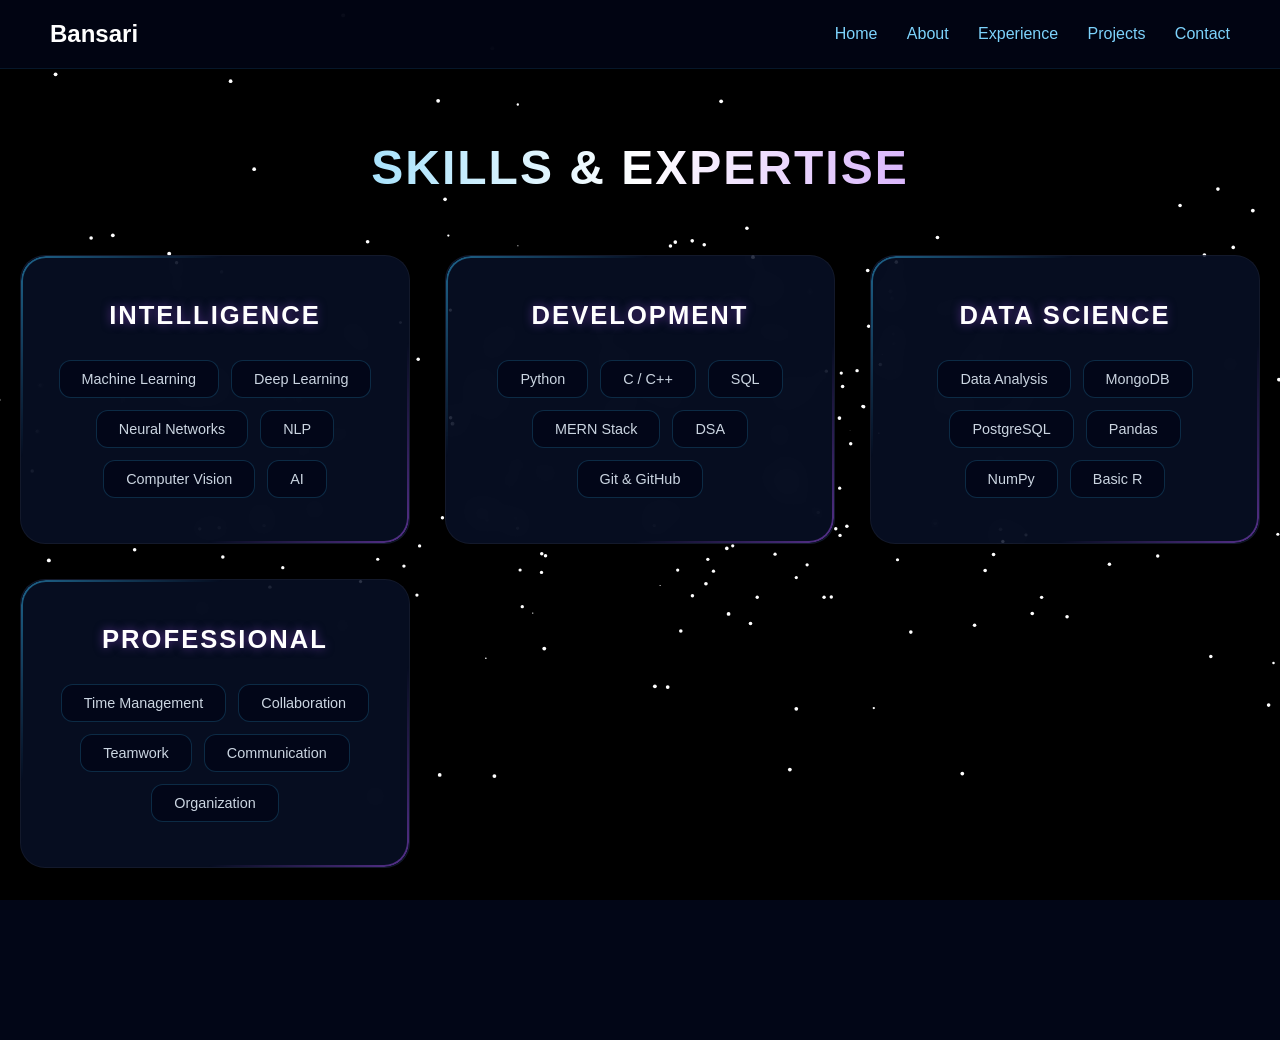
<file: skills.html>
<!DOCTYPE html>
<html lang="en">
<head>
  <meta charset="UTF-8" />
  <title>Skills & Expertise | Bansari</title>
  <meta name="viewport" content="width=device-width, initial-scale=1.0" />
  <style>
    :root {
      --primary-cyan: #38bdf8;
      --primary-purple: #a855f7;
      --glass-bg: rgba(10, 20, 50, 0.65);
    }

    * { margin: 0; padding: 0; box-sizing: border-box; font-family: 'Segoe UI', sans-serif; }

    body {
      background: #020617;
      color: #fff;
      overflow-x: hidden;
      min-height: 100vh;
    }

    /* ===== STARFIELD BACKGROUND ===== */
    #star-canvas {
      position: fixed;
      inset: 0;
      z-index: -1;
      background: radial-gradient(circle at center, #020617 0%, #000 100%);
    }

    /* ===== NAVIGATION ===== */
    nav {
      position: fixed;
      top: 0;
      width: 100%;
      padding: 20px 50px;
      display: flex;
      justify-content: space-between;
      align-items: center;
      backdrop-filter: blur(15px);
      background: rgba(2, 6, 23, 0.8);
      z-index: 1000;
      border-bottom: 1px solid rgba(56, 189, 248, 0.1);
    }

    .nav-brand { font-weight: 700; font-size: 1.5rem; color: #fff; text-decoration: none; }
    .nav-links a { color: #7dd3fc; margin-left: 25px; text-decoration: none; transition: 0.3s; }
    .nav-links a:hover { color: var(--primary-cyan); }

    .container {
      max-width: 1300px;
      margin: 140px auto 60px;
      padding: 0 20px;
      text-align: center;
    }

    h1 {
      font-size: 3rem;
      margin-bottom: 60px;
      letter-spacing: 2px;
      text-transform: uppercase;
      background: linear-gradient(to right, var(--primary-cyan), #fff, var(--primary-purple));
      -webkit-background-clip: text;
      -webkit-text-fill-color: transparent;
    }

    /* ===== GLOWING CORNER CARDS ===== */
    .skills-grid {
      display: grid;
      grid-template-columns: repeat(auto-fit, minmax(320px, 1fr));
      gap: 35px;
    }

    .skill-card {
      position: relative;
      background: var(--glass-bg);
      backdrop-filter: blur(12px);
      border-radius: 25px; /* Deeply rounded modern look */
      padding: 45px 30px;
      overflow: hidden;
      transition: transform 0.3s ease;
      border: 1px solid rgba(255, 255, 255, 0.05);
    }

    /* The "Shine" Effect on corners */
    .skill-card::before {
      content: "";
      position: absolute;
      inset: 0;
      border-radius: 25px;
      padding: 2px; /* Border thickness */
      background: linear-gradient(135deg, var(--primary-cyan), transparent 30%, transparent 70%, var(--primary-purple));
      -webkit-mask: linear-gradient(#fff 0 0) content-box, linear-gradient(#fff 0 0);
      mask: linear-gradient(#fff 0 0) content-box, linear-gradient(#fff 0 0);
      -webkit-mask-composite: xor;
      mask-composite: exclude;
      opacity: 0.5;
      transition: opacity 0.4s ease;
    }

    .skill-card:hover::before {
      opacity: 1;
      background: linear-gradient(135deg, #fff, var(--primary-cyan), transparent, var(--primary-purple), #fff);
      animation: shineRotate 3s linear infinite;
    }

    @keyframes shineRotate {
      0% { filter: hue-rotate(0deg); }
      100% { filter: hue-rotate(360deg); }
    }

    .skill-card:hover {
      transform: translateY(-10px);
      box-shadow: 0 0 30px rgba(56, 189, 248, 0.2);
    }

    .skill-card h2 {
      font-size: 1.6rem;
      color: #fff;
      margin-bottom: 30px;
      text-transform: uppercase;
      letter-spacing: 2px;
      text-shadow: 0 0 10px rgba(168, 85, 247, 0.5);
    }

    /* ===== SLEEK UNIFORM TAGS ===== */
    .skill-tags {
      display: flex;
      flex-wrap: wrap;
      justify-content: center;
      gap: 12px;
    }

    .tag {
      padding: 10px 22px;
      font-size: 0.9rem;
      color: #cbd5e1;
      background: rgba(2, 6, 23, 0.8);
      border: 1px solid rgba(56, 189, 248, 0.2);
      border-radius: 12px; /* Matching rounded theme */
      transition: all 0.3s ease;
      font-weight: 500;
    }

    .tag:hover {
      background: var(--primary-cyan);
      color: #020617;
      border-color: #fff;
      box-shadow: 0 0 15px var(--primary-cyan);
      transform: scale(1.05);
    }

    @media (max-width: 600px) {
      .nav-links { display: none; } /* Hide nav on mobile for focus */
    }
  </style>
</head>
<body>

<canvas id="star-canvas"></canvas>

<nav>
  <a href="index.html" class="nav-brand">Bansari</a>
  <div class="nav-links">
    <a href="index.html">Home</a>
    <a href="about.html">About</a>
    <a href="experience.html">Experience</a>
    <a href="projects.html">Projects</a>
    <a href="contact.html">Contact</a>
  </div>
</nav>

<div class="container">
  <h1>Skills & Expertise</h1>

  <div class="skills-grid">
    <div class="skill-card">
      <h2>Intelligence</h2>
      <div class="skill-tags">
        <div class="tag">Machine Learning</div>
        <div class="tag">Deep Learning</div>
        <div class="tag">Neural Networks</div>
        <div class="tag">NLP</div>
        <div class="tag">Computer Vision</div>
        <div class="tag">AI</div>
      </div>
    </div>

    <div class="skill-card">
      <h2>Development</h2>
      <div class="skill-tags">
        <div class="tag">Python</div>
        <div class="tag">C / C++</div>
        <div class="tag">SQL</div>
        <div class="tag">MERN Stack</div>
        <div class="tag">DSA</div>
        <div class="tag">Git & GitHub</div>
      </div>
    </div>

    <div class="skill-card">
      <h2>Data Science</h2>
      <div class="skill-tags">
        <div class="tag">Data Analysis</div>
        <div class="tag">MongoDB</div>
        <div class="tag">PostgreSQL</div>
        <div class="tag">Pandas</div>
        <div class="tag">NumPy</div>
        <div class="tag">Basic R</div>
      </div>
    </div>

    <div class="skill-card">
      <h2>Professional</h2>
      <div class="skill-tags">
        <div class="tag">Time Management</div>
        <div class="tag">Collaboration</div>
        <div class="tag">Teamwork</div>
        <div class="tag">Communication</div>
        <div class="tag">Organization</div>
      </div>
    </div>
  </div>
</div>

<script>
  /* STARFIELD ANIMATION */
  const canvas = document.getElementById('star-canvas');
  const ctx = canvas.getContext('2d');
  let stars = [];

  function resize() {
    canvas.width = window.innerWidth;
    canvas.height = window.innerHeight;
  }

  class Star {
    constructor() { this.reset(); }
    reset() {
      this.x = (Math.random() - 0.5) * canvas.width;
      this.y = (Math.random() - 0.5) * canvas.height;
      this.z = Math.random() * canvas.width;
    }
    update() {
      this.z -= 1.2;
      if (this.z <= 0) this.reset();
    }
    show() {
      let sx = (this.x / this.z) * (canvas.width / 2) + canvas.width / 2;
      let sy = (this.y / this.z) * (canvas.height / 2) + canvas.height / 2;
      let r = (1 - this.z / canvas.width) * 2;
      ctx.beginPath();
      ctx.fillStyle = "white";
      ctx.arc(sx, sy, r, 0, Math.PI * 2);
      ctx.fill();
    }
  }

  for (let i = 0; i < 350; i++) stars.push(new Star());

  function animate() {
    ctx.fillStyle = 'black';
    ctx.fillRect(0, 0, canvas.width, canvas.height);
    stars.forEach(s => { s.update(); s.show(); });
    requestAnimationFrame(animate);
  }

  window.addEventListener('resize', resize);
  resize();
  animate();
</script>

</body>
</html>
</file>
